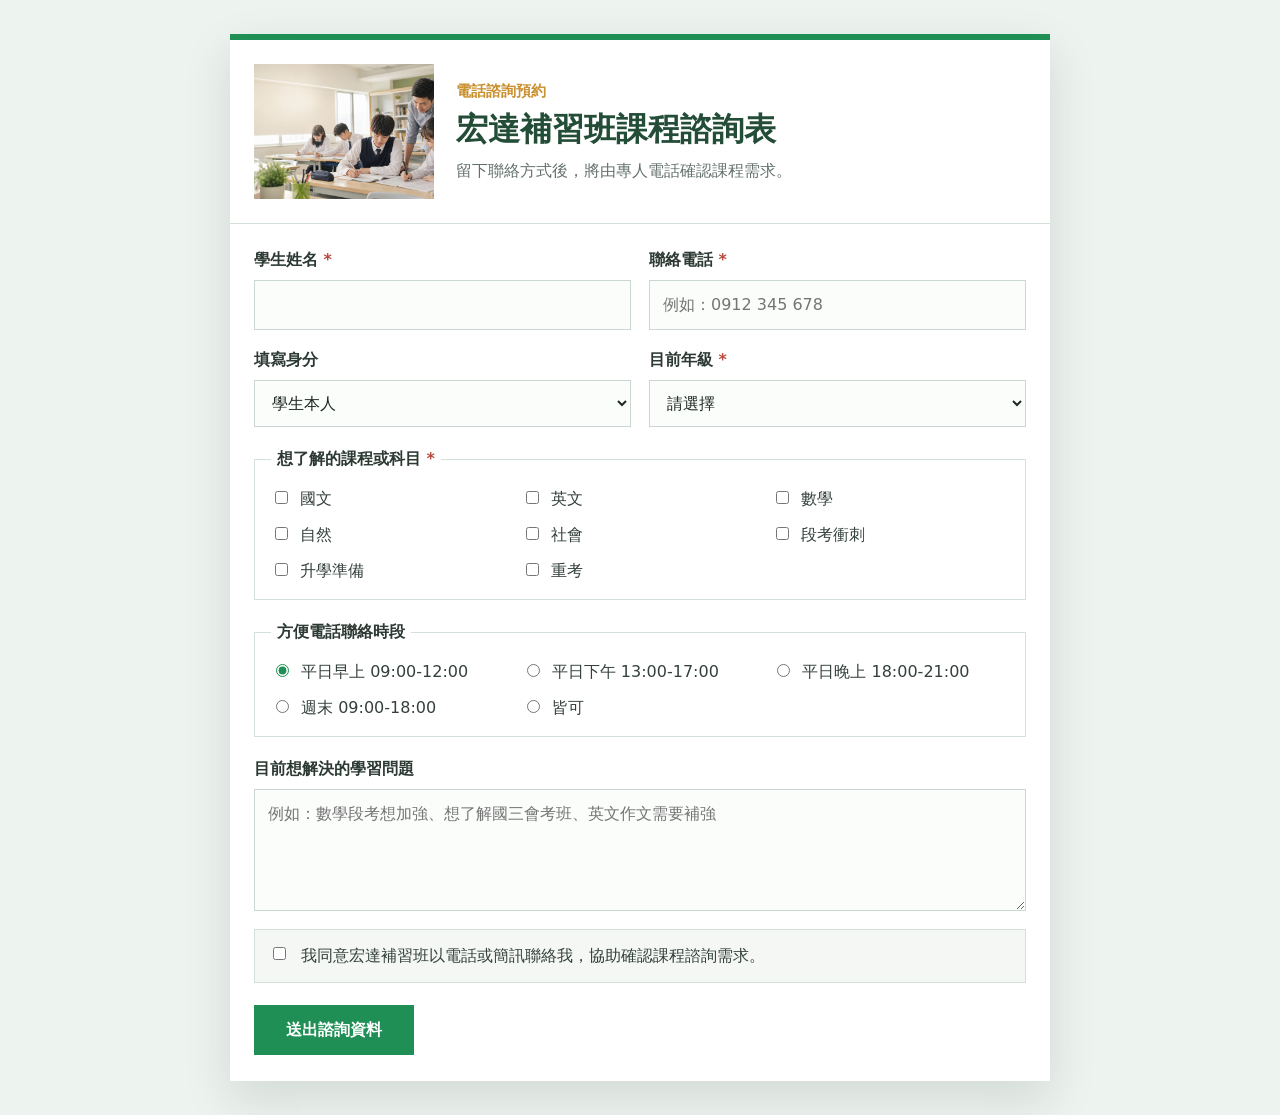
<file: index.html>
<!doctype html>
<html lang="zh-Hant">
  <head>
    <meta charset="UTF-8" />
    <meta name="viewport" content="width=device-width, initial-scale=1.0" />
    <script async src="https://www.googletagmanager.com/gtag/js?id=G-GH1TGWZH5S"></script>
    <script>
      window.dataLayer = window.dataLayer || [];
      function gtag(){dataLayer.push(arguments);}
      gtag('js', new Date());

      gtag('config', 'G-GH1TGWZH5S');
    </script>
    <script>
      !function(f,b,e,v,n,t,s)
      {if(f.fbq)return;n=f.fbq=function(){n.callMethod?
      n.callMethod.apply(n,arguments):n.queue.push(arguments)};
      if(!f._fbq)f._fbq=n;n.push=n;n.loaded=!0;n.version='2.0';
      n.queue=[];t=b.createElement(e);t.async=!0;
      t.src=v;s=b.getElementsByTagName(e)[0];
      s.parentNode.insertBefore(t,s)}(window, document,'script',
      'https://connect.facebook.net/en_US/fbevents.js');
      fbq('init', '1341752054067332');
      fbq('track', 'PageView');
    </script>
    <title>宏達補習班｜課程諮詢表單</title>
    <meta name="description" content="宏達補習班課程諮詢表單。留下聯絡方式後，將由專人電話確認課程需求。" />
    <meta property="og:type" content="website" />
    <meta property="og:url" content="https://sam0404044.github.io/HongdaMarketing/" />
    <meta property="og:title" content="宏達補習班｜課程諮詢表單" />
    <meta property="og:description" content="留下聯絡方式後，將由專人電話確認課程需求。" />
    <meta property="og:image" content="https://sam0404044.github.io/HongdaMarketing/assets/study-hero.png" />
    <meta property="og:image:alt" content="宏達補習班課程諮詢表單預覽" />
    <meta name="twitter:card" content="summary_large_image" />
    <meta name="twitter:title" content="宏達補習班｜課程諮詢表單" />
    <meta name="twitter:description" content="留下聯絡方式後，將由專人電話確認課程需求。" />
    <meta name="twitter:image" content="https://sam0404044.github.io/HongdaMarketing/assets/study-hero.png" />
    <link rel="stylesheet" href="./styles.css" />
  </head>
  <body>
    <noscript><img height="1" width="1" style="display:none" src="https://www.facebook.com/tr?id=1341752054067332&ev=PageView&noscript=1" /></noscript>
    <main class="page-shell">
      <form class="consult-form" id="consultForm" novalidate>
        <header class="form-header">
          <img src="./assets/study-hero.png" alt="" />
          <div>
            <p>電話諮詢預約</p>
            <h1>宏達補習班課程諮詢表</h1>
            <span>留下聯絡方式後，將由專人電話確認課程需求。</span>
          </div>
        </header>

        <div class="field-grid">
          <label class="field">
            <span>學生姓名 <strong>*</strong></span>
            <input type="text" name="studentName" autocomplete="name" required />
          </label>

          <label class="field">
            <span>聯絡電話 <strong>*</strong></span>
            <input type="tel" name="phone" autocomplete="tel" inputmode="tel" placeholder="例如：0912 345 678" required />
          </label>

          <label class="field">
            <span>填寫身分</span>
            <select name="identity">
              <option value="學生本人">學生本人</option>
              <option value="家長">家長</option>
              <option value="其他">其他</option>
            </select>
          </label>

          <label class="field">
            <span>目前年級 <strong>*</strong></span>
            <select name="grade" required>
              <option value="">請選擇</option>
              <option>國一</option>
              <option>國二</option>
              <option>國三</option>
              <option>高一</option>
              <option>高二</option>
              <option>高三</option>
              <option>其他</option>
            </select>
          </label>
        </div>

        <fieldset class="choice-group">
          <legend>想了解的課程或科目 <strong>*</strong></legend>
          <label><input type="checkbox" name="subjects" value="國文" /> 國文</label>
          <label><input type="checkbox" name="subjects" value="英文" /> 英文</label>
          <label><input type="checkbox" name="subjects" value="數學" /> 數學</label>
          <label><input type="checkbox" name="subjects" value="自然" /> 自然</label>
          <label><input type="checkbox" name="subjects" value="社會" /> 社會</label>
          <label><input type="checkbox" name="subjects" value="段考衝刺" /> 段考衝刺</label>
          <label><input type="checkbox" name="subjects" value="升學準備" /> 升學準備</label>
          <label><input type="checkbox" name="subjects" value="重考" /> 重考</label>
        </fieldset>

        <fieldset class="choice-group">
          <legend>方便電話聯絡時段</legend>
          <label><input type="radio" name="callTime" value="平日早上 09:00-12:00" checked /> 平日早上 09:00-12:00</label>
          <label><input type="radio" name="callTime" value="平日下午 13:00-17:00" /> 平日下午 13:00-17:00</label>
          <label><input type="radio" name="callTime" value="平日晚上 18:00-21:00" /> 平日晚上 18:00-21:00</label>
          <label><input type="radio" name="callTime" value="週末 09:00-18:00" /> 週末 09:00-18:00</label>
          <label><input type="radio" name="callTime" value="皆可" /> 皆可</label>
        </fieldset>

        <label class="field full">
          <span>目前想解決的學習問題</span>
          <textarea name="need" rows="4" placeholder="例如：數學段考想加強、想了解國三會考班、英文作文需要補強"></textarea>
        </label>

        <label class="consent">
          <input type="checkbox" name="consent" required />
          <span>我同意宏達補習班以電話或簡訊聯絡我，協助確認課程諮詢需求。</span>
        </label>

        <div class="actions">
          <button class="primary-button" type="submit">送出諮詢資料</button>
        </div>

        <div class="result" id="result" aria-live="polite" hidden></div>
      </form>
    </main>

    <script src="./script.js"></script>
  </body>
</html>
</file>
<file: styles.css>
:root {
  color-scheme: light;
  --ink: #1f2823;
  --muted: #64716b;
  --line: #d6e0da;
  --paper: #ffffff;
  --soft: #f4f7f4;
  --green: #1f8f55;
  --green-dark: #244d38;
  --gold: #c9902f;
  --shadow: 0 18px 44px rgba(31, 55, 43, 0.13);
}

* {
  box-sizing: border-box;
}

body {
  margin: 0;
  min-height: 100vh;
  background: #edf3ef;
  color: var(--ink);
  font-family: "Noto Sans TC", "Microsoft JhengHei", "PingFang TC", system-ui, sans-serif;
  line-height: 1.5;
  overflow-x: hidden;
}

button,
input,
select,
textarea {
  font: inherit;
}

.page-shell {
  min-height: 100vh;
  display: grid;
  place-items: start center;
  padding: 34px 18px;
}

.consult-form {
  width: min(820px, 100%);
  background: var(--paper);
  box-shadow: var(--shadow);
  border-top: 6px solid var(--green);
}

.form-header {
  display: grid;
  grid-template-columns: 180px 1fr;
  gap: 22px;
  align-items: center;
  padding: 24px;
  border-bottom: 1px solid var(--line);
}

.form-header > div {
  min-width: 0;
}

.form-header img {
  width: 100%;
  aspect-ratio: 4 / 3;
  object-fit: cover;
}

.form-header p {
  margin: 0 0 8px;
  color: var(--gold);
  font-size: 15px;
  font-weight: 800;
}

.form-header h1 {
  margin: 0 0 10px;
  color: var(--green-dark);
  font-size: 32px;
  line-height: 1.18;
  letter-spacing: 0;
  overflow-wrap: anywhere;
}

.form-header span {
  display: block;
  color: var(--muted);
  overflow-wrap: anywhere;
}

.field-grid {
  display: grid;
  grid-template-columns: repeat(2, minmax(0, 1fr));
  gap: 18px;
  padding: 24px 24px 0;
}

.field,
.consent {
  display: grid;
  gap: 8px;
}

.field span,
.choice-group legend {
  font-weight: 800;
  color: #2d3a34;
}

strong {
  color: #b84a3e;
}

input,
select,
textarea {
  width: 100%;
  border: 1px solid #cbd8d1;
  background: #fbfdfb;
  color: var(--ink);
  padding: 12px 13px;
  outline: none;
  transition: border-color 0.16s ease, box-shadow 0.16s ease, background 0.16s ease;
}

input:focus,
select:focus,
textarea:focus {
  border-color: var(--green);
  background: #fff;
  box-shadow: 0 0 0 3px rgba(31, 143, 85, 0.15);
}

.choice-group {
  border: 1px solid var(--line);
  margin: 20px 24px 0;
  padding: 16px;
  display: grid;
  grid-template-columns: repeat(3, minmax(0, 1fr));
  gap: 12px 14px;
}

.choice-group legend {
  padding: 0 6px;
}

.choice-group label,
.consent {
  color: #34413b;
}

.choice-group input,
.consent input {
  width: auto;
  margin-right: 7px;
  accent-color: var(--green);
}

.full {
  margin: 20px 24px 0;
}

textarea {
  resize: vertical;
  min-height: 108px;
}

.consent {
  grid-template-columns: auto 1fr;
  align-items: start;
  margin: 18px 24px 0;
  padding: 14px;
  background: var(--soft);
  border: 1px solid var(--line);
}

.actions {
  display: flex;
  align-items: center;
  gap: 16px;
  padding: 22px 24px 26px;
}

.actions p {
  margin: 0;
  color: var(--muted);
  font-size: 14px;
}

.primary-button {
  border: 0;
  background: var(--green);
  color: #fff;
  padding: 13px 20px;
  font-weight: 800;
  cursor: pointer;
  min-width: 160px;
}

.primary-button:hover {
  background: #167448;
}

.primary-button:disabled {
  cursor: wait;
  opacity: 0.72;
}

.result {
  margin: 0 24px 24px;
  padding: 16px;
  background: #eef8f2;
  border: 1px solid #b9ddca;
  color: #244735;
  white-space: pre-wrap;
}

.field.invalid input,
.field.invalid select,
.field.invalid textarea,
.consent.invalid,
.choice-group.invalid {
  border-color: #c45448;
  box-shadow: 0 0 0 3px rgba(196, 84, 72, 0.12);
}

@media (max-width: 700px) {
  .page-shell {
    display: block;
    padding: 0;
  }

  .consult-form {
    min-height: 100vh;
    box-shadow: none;
    width: 100%;
    max-width: 100vw;
    overflow: hidden;
  }

  .form-header {
    grid-template-columns: 1fr;
    gap: 16px;
  }

  .form-header > * {
    max-width: calc(100vw - 48px);
  }

  .form-header img {
    max-height: 180px;
  }

  .form-header h1 {
    font-size: 28px;
  }

  .field-grid,
  .choice-group {
    grid-template-columns: 1fr;
  }

  .actions {
    display: grid;
  }

  .primary-button {
    width: 100%;
  }
}
</file>
